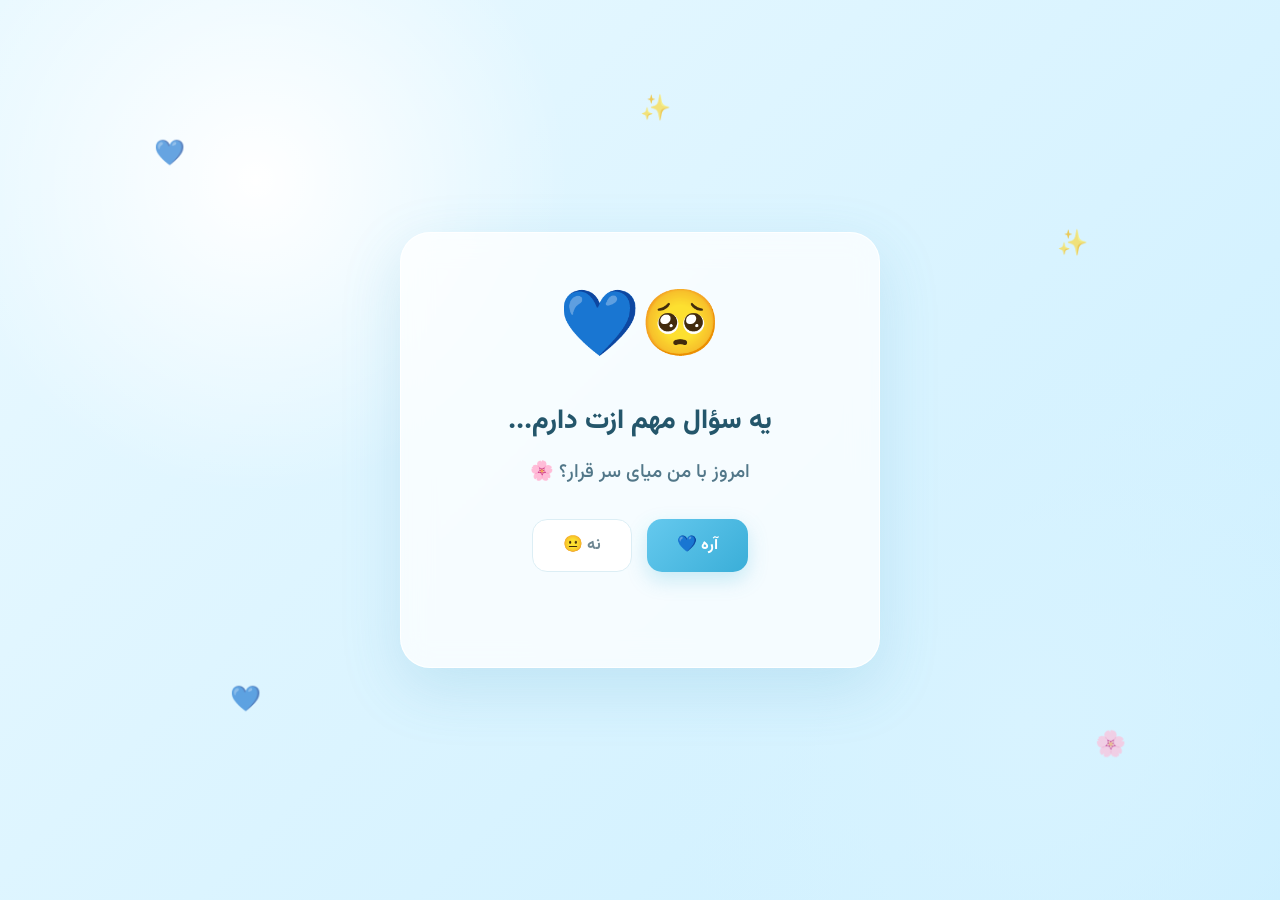
<file: index.html>
<!DOCTYPE html>
<html lang="fa" dir="rtl">

<head>
    <meta charset="UTF-8">
    <meta name="viewport" content="width=device-width, initial-scale=1.0">

    <title>یه سؤال مهم 💙</title>

    <link rel="stylesheet" href="style.css">

    <link rel="preconnect" href="https://fonts.googleapis.com">
    <link rel="preconnect" href="https://fonts.gstatic.com" crossorigin>

    <link href="https://fonts.googleapis.com/css2?family=Vazirmatn:wght@400;500;600;700;800&display=swap" rel="stylesheet">
</head>

<body>

    <main class="question-page">

        <div class="hearts">
            <span>💙</span>
            <span>✨</span>
            <span>💙</span>
            <span>🌸</span>
            <span>✨</span>
        </div>

        <div class="question-card">

            <div class="emoji">
                🥺💙
            </div>

            <h1>
                یه سؤال مهم ازت دارم...
            </h1>

            <p>
                امروز با من میای سر قرار؟ 🌸
            </p>

            <div class="buttons">

               <button class="yes-btn" id="yesBtn" onclick="goToDate()">
    آره 💙
</button>

                <button class="no-btn" onclick="sayNo()">
                    نه 😐
                </button>

            </div>

            <div id="noMessage"></div>

        </div>

    </main>

    <script src="./main.js"></script>

</body>

</html>
</file>
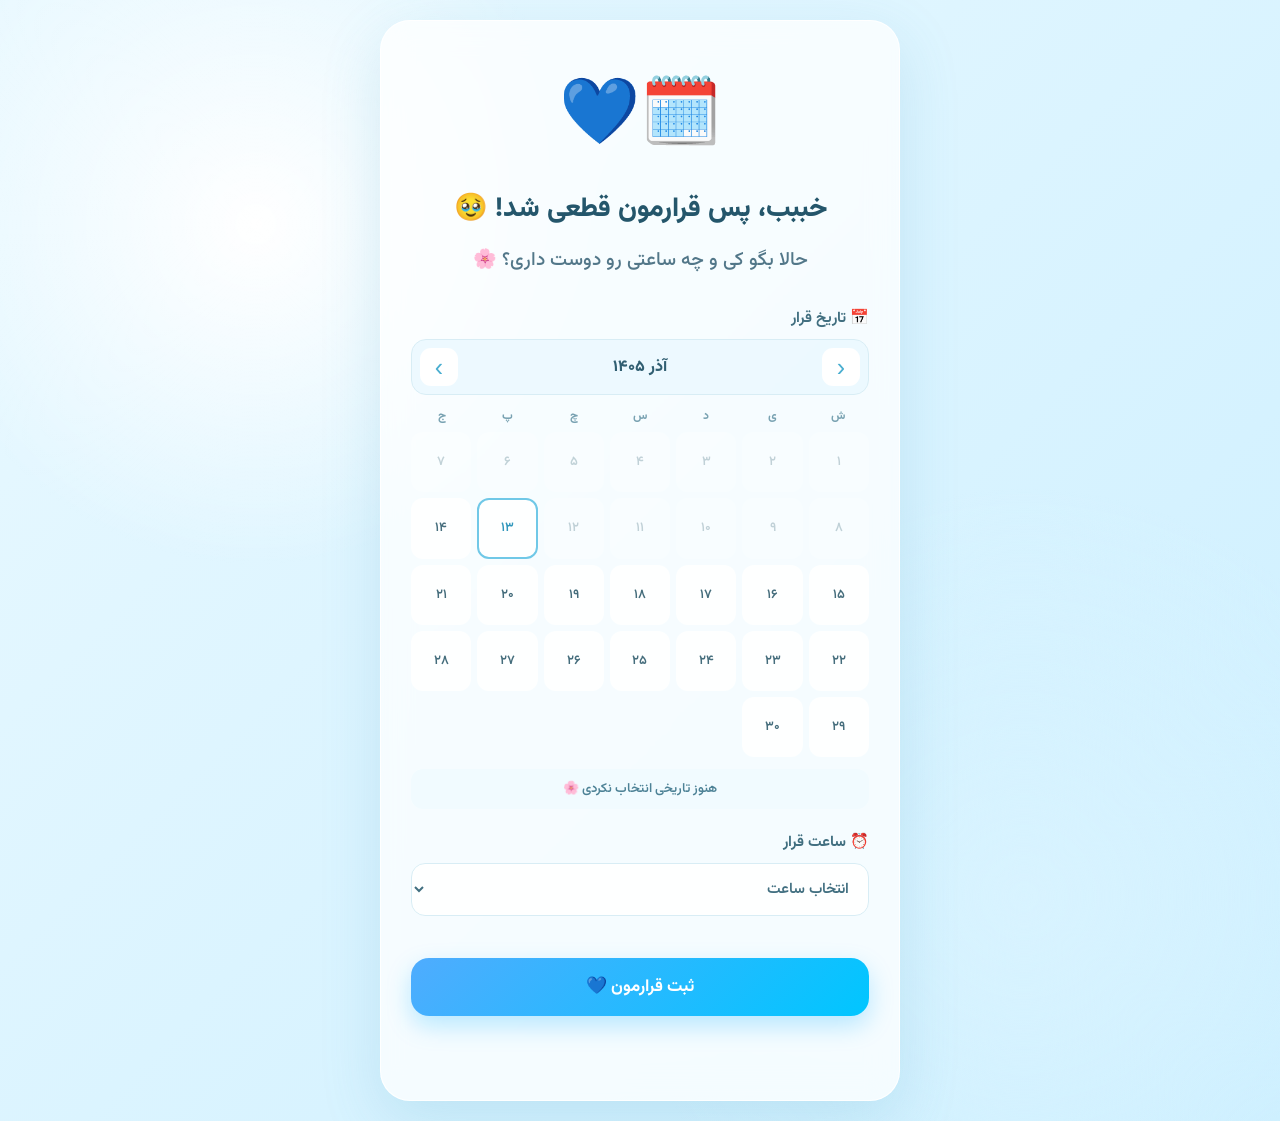
<file: date.html>
<!DOCTYPE html>
<html lang="fa" dir="rtl">

<head>
    <meta charset="UTF-8">
    <meta name="viewport" content="width=device-width, initial-scale=1.0">

    <title>قرارمون 💙</title>

    <link rel="stylesheet" href="style.css">

    <link rel="preconnect" href="https://fonts.googleapis.com">
    <link rel="preconnect" href="https://fonts.gstatic.com" crossorigin>

    <link
        href="https://fonts.googleapis.com/css2?family=Vazirmatn:wght@400;500;600;700;800&display=swap"
        rel="stylesheet"
    >
</head>

<body>

    <main class="question-page">

        <div class="question-card date-card">

            <div class="emoji">
                🗓️💙
            </div>

            <h1>
                خببب، پس قرارمون قطعی شد! 🥹
            </h1>

            <p>
                حالا بگو کی و چه ساعتی رو دوست داری؟ 🌸
            </p>


            <!-- =========================
                 DATE PICKER
            ========================== -->

            <div class="input-group">

                <label>
                    📅 تاریخ قرار
                </label>

                <div class="persian-date-picker">

                    <button
                        type="button"
                        class="calendar-nav"
                        id="prevMonth"
                    >
                        ‹
                    </button>

                    <div
                        class="calendar-title"
                        id="calendarTitle"
                    >
                        در حال بارگذاری...
                    </div>

                    <button
                        type="button"
                        class="calendar-nav"
                        id="nextMonth"
                    >
                        ›
                    </button>

                </div>


                <div class="weekdays">

                    <span>ش</span>
                    <span>ی</span>
                    <span>د</span>
                    <span>س</span>
                    <span>چ</span>
                    <span>پ</span>
                    <span>ج</span>

                </div>


                <div
                    class="calendar-days"
                    id="calendarDays"
                ></div>


                <div
                    class="selected-date"
                    id="selectedDate"
                >
                    هنوز تاریخی انتخاب نکردی 🌸
                </div>

            </div>


            <!-- =========================
                 TIME
            ========================== -->

            <div class="input-group">

                <label for="time">
                    ⏰ ساعت قرار
                </label>
<select id="time">
    <option value="">انتخاب ساعت</option>

    <option value="13:00">۱۳:۰۰</option>
    <option value="13:30">۱۳:۳۰</option>

    <option value="14:00">۱۴:۰۰</option>
    <option value="14:30">۱۴:۳۰</option>

    <option value="15:00">۱۵:۰۰</option>
    <option value="15:30">۱۵:۳۰</option>

    <option value="16:00">۱۶:۰۰</option>
    <option value="16:30">۱۶:۳۰</option>

    <option value="17:00">۱۷:۰۰</option>
    <option value="17:30">۱۷:۳۰</option>

    <option value="18:00">۱۸:۰۰</option>
    <option value="18:30">۱۸:۳۰</option>

    <option value="19:00">۱۹:۰۰</option>
    <option value="19:30">۱۹:۳۰</option>

    <option value="20:00">۲۰:۰۰</option>
    <option value="20:30">۲۰:۳۰</option>

    <option value="21:00">۲۱:۰۰</option>
    <option value="21:30">۲۱:۳۰</option>

    <option value="22:00">۲۲:۰۰</option>
    <option value="22:30">۲۲:۳۰</option>

    <option value="23:00">۲۳:۰۰</option>
    <option value="23:30">۲۳:۳۰</option>

    <option value="00:00">۰۰:۰۰ (۱۲ شب)</option>
</select>

            </div>


            <!-- =========================
                 CONFIRM
            ========================== -->

            <button
                class="yes-btn confirm-btn"
                id="confirmBtn"
                onclick="confirmDate()"
            >
                ثبت قرارمون 💙
            </button>


            <div id="dateMessage"></div>

        </div>

    </main>


    <script src="./main.js"></script>

</body>

</html>
</file>
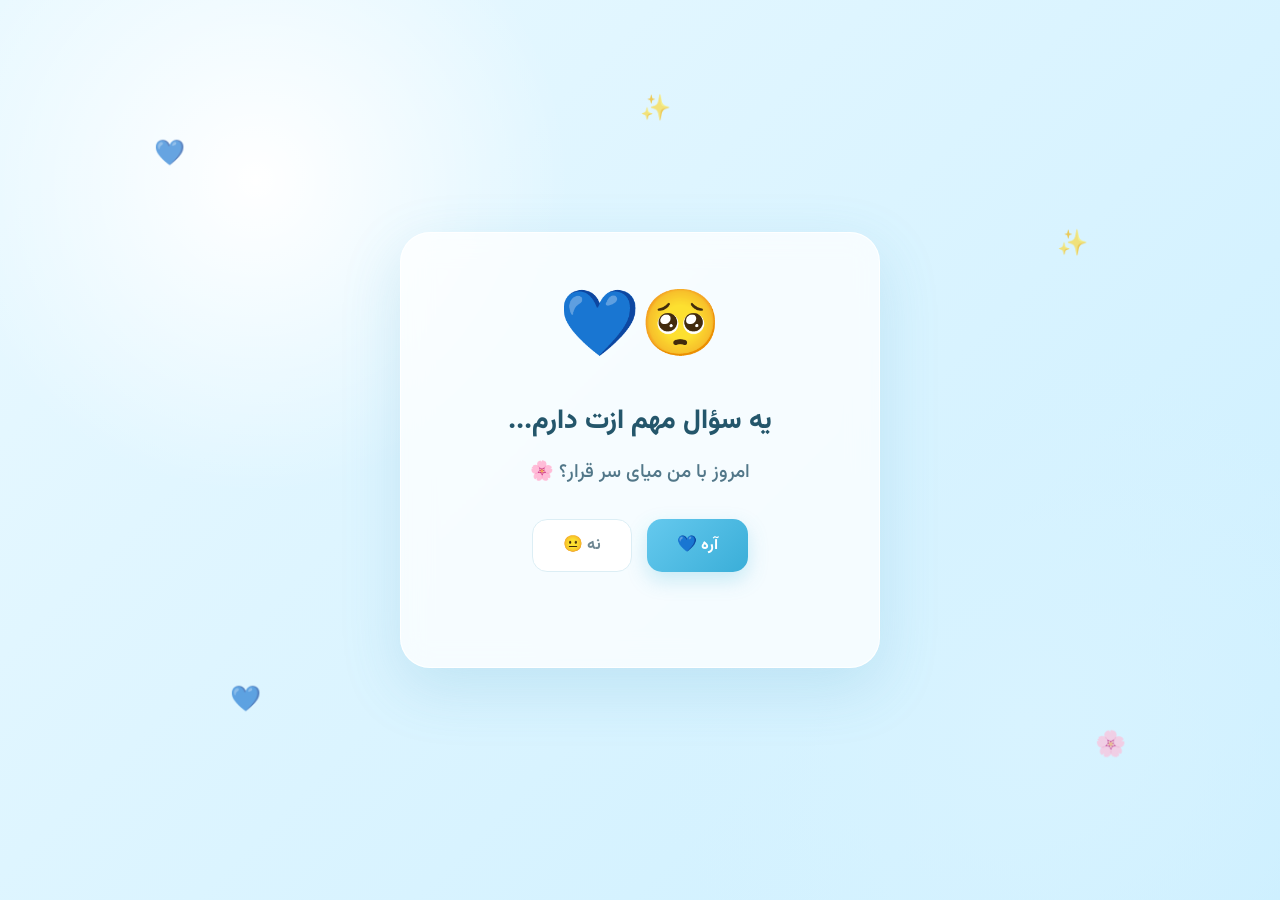
<file: success.html>
<!DOCTYPE html>
<html lang="fa" dir="rtl">

<head>
    <meta charset="UTF-8">
    <meta name="viewport" content="width=device-width, initial-scale=1.0">

    <title>قرارمون ثبت شد 💙</title>

    <link rel="stylesheet" href="style.css">

    <link rel="preconnect" href="https://fonts.googleapis.com">
    <link rel="preconnect" href="https://fonts.gstatic.com" crossorigin>

    <link
        href="https://fonts.googleapis.com/css2?family=Vazirmatn:wght@400;500;600;700;800&display=swap"
        rel="stylesheet"
    >
</head>

<body>

    <main class="question-page success-page">

        <div class="success-hearts">
            <span>💙</span>
            <span>✨</span>
            <span>🌸</span>
            <span>💙</span>
            <span>✨</span>
        </div>


        <div class="question-card success-card">

            <div class="success-emoji">
                🥹💙
            </div>

            <div class="success-badge">
                ✓ قرار ثبت شد
            </div>

            <h1>
                قرارمون ثبت شددد! 🥳
            </h1>

            <p class="success-text">
                سمای خوشگلم، بالاخره قرارمون قطعی شد! 🌸
            </p>


            <div class="date-result">

                <div class="result-item">

                    <span class="result-icon">
                        📅
                    </span>

                    <div>
                        <small>
                            تاریخ قرار
                        </small>

                        <strong id="finalDate">
                            ...
                        </strong>
                    </div>

                </div>


                <div class="result-item">

                    <span class="result-icon">
                        ⏰
                    </span>

                    <div>
                        <small>
                            ساعت قرار
                        </small>

                        <strong id="finalTime">
                            ...
                        </strong>
                    </div>

                </div>

            </div>


            <div class="love-message">

                <p>
                    پس قرارمون شد
                    <span id="finalDateText">...</span>
                    ساعت
                    <span id="finalTimeText">...</span>
                    💙
                </p>

                <p>
                    من منتظرتم...
                </p>

                <p>
                    دیر نکنی‌هااا 😌🌸
                </p>

            </div>


            <div class="waiting">

                <span>💙</span>
                <span>منتظرتم</span>
                <span>💙</span>

            </div>

        </div>

    </main>


    <script>

        /* =========================
           GET APPOINTMENT
        ========================= */

        const savedDate =
            localStorage.getItem("ourDate");


        if (!savedDate) {

            window.location.href = "index.html";

        } else {

            const appointment =
                JSON.parse(savedDate);


            /*
                تبدیل اعداد انگلیسی به فارسی
            */

            function toPersianNumber(number) {

                return String(number).replace(
                    /\d/g,
                    digit => "۰۱۲۳۴۵۶۷۸۹"[digit]
                );

            }


            /*
                نمایش تاریخ
            */

            const dateText =
                `${appointment.weekday} ${toPersianNumber(appointment.day)} ${appointment.monthName} ${toPersianNumber(appointment.year)}`;


            /*
                نمایش ساعت
            */

            const timeText =
                appointment.time
                    .split(":")
                    .map(toPersianNumber)
                    .join(":");


            document.getElementById("finalDate")
                .textContent = dateText;


            document.getElementById("finalTime")
                .textContent = timeText;


            document.getElementById("finalDateText")
                .textContent = dateText;


            document.getElementById("finalTimeText")
                .textContent = timeText;

        }

    </script>

</body>

</html>
</file>
<file: style.css>
/* =========================
   RESET
========================= */

* {
    margin: 0;
    padding: 0;
    box-sizing: border-box;
}

body {
    font-family: "Vazirmatn", sans-serif;
    overflow: hidden;
}


/* =========================
   MAIN PAGE
========================= */

.question-page {
    min-height: 100vh;

    display: flex;
    justify-content: center;
    align-items: center;

    position: relative;
    overflow: hidden;

    background:
        radial-gradient(circle at 20% 20%, #ffffff 0%, transparent 25%),
        radial-gradient(circle at 80% 80%, #d8f3ff 0%, transparent 30%),
        linear-gradient(135deg, #eaf9ff, #ccefff);

    padding: 20px;
}


/* =========================
   CARD
========================= */

.question-card {
    width: 100%;
    max-width: 480px;

    text-align: center;

    background: rgba(255, 255, 255, 0.75);

    padding: 45px 30px;

    border-radius: 30px;

    border: 1px solid rgba(255, 255, 255, 0.9);

    box-shadow:
        0 20px 60px rgba(74, 159, 194, 0.18);

    backdrop-filter: blur(15px);

    animation: cardAppear 0.8s ease;
}


/* =========================
   EMOJI
========================= */

.emoji {
    font-size: 65px;
    margin-bottom: 20px;

    animation: floating 2.5s ease-in-out infinite;
}


/* =========================
   TEXT
========================= */

.question-card h1 {
    font-size: 27px;
    font-weight: 800;

    color: #24566b;

    margin-bottom: 15px;
}

.question-card p {
    font-size: 19px;
    font-weight: 500;

    color: #527789;

    margin-bottom: 32px;
}


/* =========================
   BUTTONS
========================= */

.buttons {
    display: flex;
    justify-content: center;
    gap: 15px;
}

.buttons button {
    border: none;
    outline: none;

    padding: 13px 30px;

    border-radius: 15px;

    font-family: inherit;
    font-size: 16px;
    font-weight: 700;

    cursor: pointer;

    transition:
        transform 0.2s ease,
        box-shadow 0.2s ease;
}


/* YES */

.yes-btn {
    background: linear-gradient(135deg, #65c9ee, #3aaed8);

    color: white;

    box-shadow:
        0 8px 20px rgba(58, 174, 216, 0.25);
}

.yes-btn:hover {
    transform: translateY(-3px) scale(1.04);

    box-shadow:
        0 12px 25px rgba(58, 174, 216, 0.35);
}


/* NO */

.no-btn {
    background: #ffffff;

    color: #6f8792;

    border: 1px solid #dceef5 !important;
}

.no-btn:hover {
    transform: translateY(-3px);
}


/* =========================
   NO MESSAGE
========================= */

#noMessage {
    min-height: 30px;

    margin-top: 20px;

    font-size: 14px;
    font-weight: 600;

    color: #5791a8;

    transition: 0.3s ease;
}


/* =========================
   FLOATING ELEMENTS
========================= */

.hearts span {
    position: absolute;

    font-size: 25px;

    opacity: 0.65;

    animation: floatAround 6s ease-in-out infinite;
}

.hearts span:nth-child(1) {
    top: 15%;
    left: 12%;
    animation-delay: 0s;
}

.hearts span:nth-child(2) {
    top: 25%;
    right: 15%;
    animation-delay: 1s;
}

.hearts span:nth-child(3) {
    bottom: 20%;
    left: 18%;
    animation-delay: 2s;
}

.hearts span:nth-child(4) {
    bottom: 15%;
    right: 12%;
    animation-delay: 3s;
}

.hearts span:nth-child(5) {
    top: 10%;
    left: 50%;
    animation-delay: 1.5s;
}


/* =========================
   ANIMATIONS
========================= */

@keyframes cardAppear {

    from {
        opacity: 0;
        transform: translateY(30px) scale(0.95);
    }

    to {
        opacity: 1;
        transform: translateY(0) scale(1);
    }
}


@keyframes floating {

    0%,
    100% {
        transform: translateY(0);
    }

    50% {
        transform: translateY(-8px);
    }
}


@keyframes floatAround {

    0%,
    100% {
        transform: translateY(0) rotate(0deg);
    }

    50% {
        transform: translateY(-20px) rotate(10deg);
    }
}


/* =========================
   MOBILE
========================= */

@media (max-width: 600px) {

    .question-card {
        padding: 38px 22px;
        border-radius: 25px;
    }

    .emoji {
        font-size: 55px;
    }

    .question-card h1 {
        font-size: 23px;
    }

    .question-card p {
        font-size: 17px;
    }

    .buttons button {
        padding: 12px 25px;
    }

    .hearts span {
        font-size: 20px;
    }
}
/* =========================
   DATE PAGE
========================= */

.date-card {
    max-width: 520px;
}

.input-group {
    margin-bottom: 22px;
    text-align: right;
}

.input-group label {
    display: block;

    margin-bottom: 9px;

    color: #416f80;

    font-size: 15px;
    font-weight: 700;
}


/* =========================
   PERSIAN CALENDAR
========================= */

.persian-date-picker {
    display: flex;
    align-items: center;
    justify-content: space-between;

    background: rgba(235, 249, 255, 0.9);

    border: 1px solid #d8edf5;

    border-radius: 15px;

    padding: 8px;
}

.calendar-title {
    color: #315f72;

    font-size: 16px;
    font-weight: 800;

    text-align: center;
}

.calendar-nav {
    width: 38px;
    height: 38px;

    border: none;
    border-radius: 11px;

    background: white;

    color: #4aaed0;

    font-size: 25px;

    cursor: pointer;

    transition: 0.2s;
}

.calendar-nav:hover {
    transform: scale(1.08);
    background: #e8f8ff;
}


/* =========================
   WEEKDAYS
========================= */

.weekdays {
    display: grid;

    grid-template-columns: repeat(7, 1fr);

    gap: 5px;

    margin-top: 12px;
    margin-bottom: 7px;

    text-align: center;
}

.weekdays span {
    color: #79a2b2;

    font-size: 12px;
    font-weight: 700;
}


/* =========================
   DAYS
========================= */

.calendar-days {
    display: grid;

    grid-template-columns: repeat(7, 1fr);

    gap: 6px;
}

.calendar-day {
    aspect-ratio: 1;

    display: flex;
    align-items: center;
    justify-content: center;

    border: none;
    border-radius: 12px;

    background: rgba(255, 255, 255, 0.85);

    color: #456d7c;

    font-family: inherit;
    font-size: 13px;
    font-weight: 600;

    cursor: pointer;

    transition: 0.2s;
}

.calendar-day:hover {
    background: #dff5ff;

    transform: translateY(-2px);
}

.calendar-day.empty {
    background: transparent;

    cursor: default;

    pointer-events: none;
}

.calendar-day.today {
    border: 2px solid #70c8e7;

    color: #3197bc;
}

.calendar-day.selected {
    background: linear-gradient(
        135deg,
        #65c9ee,
        #3aaed8
    );

    color: white;

    box-shadow:
        0 5px 15px rgba(58, 174, 216, 0.25);

    transform: scale(1.05);
}

.calendar-day.disabled {
    opacity: 0.3;

    cursor: not-allowed;

    pointer-events: none;
}


/* =========================
   SELECTED DATE
========================= */

.selected-date {
    margin-top: 12px;

    padding: 10px 12px;

    border-radius: 12px;

    background: #f1fbff;

    color: #4d8296;

    text-align: center;

    font-size: 13px;
    font-weight: 600;
}


/* =========================
   TIME SELECT
========================= */

#time {
    width: 100%;

    padding: 13px 15px;

    border: 1px solid #d8edf5;

    border-radius: 14px;

    outline: none;

    background: rgba(255, 255, 255, 0.9);

    color: #416f80;

    font-family: inherit;

    font-size: 15px;
    font-weight: 600;

    cursor: pointer;

    transition: 0.2s;
}

#time:focus {
    border-color: #71c9e7;

    box-shadow:
        0 0 0 4px rgba(113, 201, 231, 0.12);
}


.confirm-btn {
    width: 100%;
    margin-top: 20px;
    padding: 16px 24px;

    border: none;
    border-radius: 18px;

    background: linear-gradient(
        135deg,
        #4facfe,
        #00c6ff
    );

    color: white;

    font-family: "Vazirmatn", sans-serif;
    font-size: 17px;
    font-weight: 700;

    cursor: pointer;

    box-shadow:
        0 10px 25px rgba(0, 170, 255, 0.25);

    transition:
        transform 0.25s ease,
        box-shadow 0.25s ease,
        filter 0.25s ease;

    position: relative;
    overflow: hidden;
}


/* افکت نور روی دکمه */

.confirm-btn::before {
    content: "";

    position: absolute;

    top: 0;
    left: -100%;

    width: 60%;
    height: 100%;

    background: linear-gradient(
        90deg,
        transparent,
        rgba(255,255,255,0.4),
        transparent
    );

    transform: skewX(-20deg);

    transition: left 0.6s ease;
}


/* هاور */

.confirm-btn:hover {
    transform: translateY(-3px);

    box-shadow:
        0 14px 30px rgba(0, 170, 255, 0.35);

    filter: brightness(1.05);
}


.confirm-btn:hover::before {
    left: 130%;
}


/* کلیک */

.confirm-btn:active {
    transform: scale(0.97);
    box-shadow:
        0 6px 15px rgba(0, 170, 255, 0.25);
}

/* =========================
   DATE MESSAGE
========================= */

#dateMessage {
    min-height: 25px;

    margin-top: 14px;

    color: #5791a8;

    font-size: 13px;
    font-weight: 600;

    text-align: center;
}


/* =========================
   MOBILE
========================= */

@media (max-width: 600px) {

    .date-card {
        padding: 30px 18px;
    }

    .calendar-day {
        border-radius: 9px;

        font-size: 12px;
    }

    .calendar-days {
        gap: 4px;
    }

    .weekdays {
        gap: 4px;
    }

    .calendar-nav {
        width: 35px;
        height: 35px;
    }

    .calendar-title {
        font-size: 14px;
    }
}
/* =========================
   SUCCESS PAGE
========================= */

.success-page {
    position: relative;
}


/* =========================
   SUCCESS CARD
========================= */

.success-card {
    max-width: 520px;

    animation:
        successAppear 0.9s ease;
}


/* =========================
   SUCCESS EMOJI
========================= */

.success-emoji {
    font-size: 70px;

    margin-bottom: 15px;

    animation:
        successBounce 1.5s ease-in-out infinite;
}


/* =========================
   BADGE
========================= */

.success-badge {
    display: inline-block;

    padding: 7px 15px;

    margin-bottom: 15px;

    border-radius: 30px;

    background: #e5f8ff;

    color: #3996b6;

    font-size: 13px;
    font-weight: 700;
}


/* =========================
   TITLE
========================= */

.success-card h1 {
    font-size: 28px;

    color: #24566b;

    margin-bottom: 12px;
}

.success-text {
    color: #608392;

    font-size: 16px;

    margin-bottom: 25px;
}


/* =========================
   DATE RESULT
========================= */

.date-result {
    display: grid;

    grid-template-columns: 1fr 1fr;

    gap: 12px;

    margin-bottom: 20px;
}

.result-item {
    display: flex;

    align-items: center;

    gap: 10px;

    padding: 15px;

    border-radius: 17px;

    background: #f0fbff;

    border: 1px solid #dceff5;

    text-align: right;
}

.result-icon {
    width: 40px;
    height: 40px;

    display: flex;

    align-items: center;
    justify-content: center;

    border-radius: 12px;

    background: white;

    font-size: 20px;
}

.result-item small {
    display: block;

    color: #82a3af;

    font-size: 11px;

    margin-bottom: 4px;
}

.result-item strong {
    display: block;

    color: #3c7082;

    font-size: 13px;

    line-height: 1.7;
}


/* =========================
   LOVE MESSAGE
========================= */

.love-message {
    padding: 20px 15px;

    border-radius: 20px;

    background:
        linear-gradient(
            135deg,
            #f4fcff,
            #e8f8ff
        );

    color: #527889;

    font-size: 15px;

    line-height: 2.1;
}

.love-message p {
    margin: 2px 0;
}


/* =========================
   WAITING
========================= */

.waiting {
    display: flex;

    justify-content: center;
    align-items: center;

    gap: 9px;

    margin-top: 22px;

    color: #4ba2c1;

    font-size: 14px;
    font-weight: 700;
}


/* =========================
   FLOATING HEARTS
========================= */

.success-hearts span {
    position: absolute;

    font-size: 25px;

    opacity: 0.7;

    animation:
        successFloat 5s ease-in-out infinite;
}

.success-hearts span:nth-child(1) {
    top: 12%;
    left: 12%;
}

.success-hearts span:nth-child(2) {
    top: 25%;
    right: 13%;

    animation-delay: 1s;
}

.success-hearts span:nth-child(3) {
    bottom: 18%;
    left: 15%;

    animation-delay: 2s;
}

.success-hearts span:nth-child(4) {
    bottom: 12%;
    right: 15%;

    animation-delay: 3s;
}

.success-hearts span:nth-child(5) {
    top: 10%;
    left: 48%;

    animation-delay: 1.5s;
}


/* =========================
   ANIMATIONS
========================= */

@keyframes successAppear {

    from {
        opacity: 0;
        transform:
            translateY(35px)
            scale(0.92);
    }

    to {
        opacity: 1;
        transform:
            translateY(0)
            scale(1);
    }
}


@keyframes successBounce {

    0%,
    100% {
        transform: translateY(0);
    }

    50% {
        transform: translateY(-10px);
    }
}


@keyframes successFloat {

    0%,
    100% {
        transform:
            translateY(0)
            rotate(0deg);
    }

    50% {
        transform:
            translateY(-20px)
            rotate(8deg);
    }
}


/* =========================
   MOBILE
========================= */

@media (max-width: 600px) {

    .success-card {
        padding: 30px 18px;
    }

    .success-emoji {
        font-size: 58px;
    }

    .success-card h1 {
        font-size: 24px;
    }

    .success-text {
        font-size: 14px;
    }

    .date-result {
        grid-template-columns: 1fr;
    }

    .love-message {
        font-size: 14px;
    }
}
/* ========================================
   YES BUTTON TRANSITION
======================================== */

.question-card.leaving {

    animation:
        cardLeave 1.2s ease forwards;

}


/* ========================================
   LOVE PARTICLES
======================================== */

.love-particle {

    position: fixed;

    z-index: 9999;

    pointer-events: none;

    transform:
        translate(-50%, -50%);

    animation:
        loveExplosion 1.2s
        cubic-bezier(.17,.67,.32,1.3)
        forwards;

}


/* ========================================
   CARD LEAVE ANIMATION
======================================== */

@keyframes cardLeave {

    0% {

        opacity: 1;

        transform:
            scale(1)
            translateY(0)
            rotate(0deg);

    }

    35% {

        transform:
            scale(1.05)
            translateY(-8px);

    }

    100% {

        opacity: 0;

        transform:
            scale(0.75)
            translateY(-35px);

    }

}


/* ========================================
   HEART EXPLOSION
======================================== */

@keyframes loveExplosion {

    0% {

        opacity: 0;

        transform:
            translate(-50%, -50%)
            scale(0.3)
            rotate(0deg);

    }

    15% {

        opacity: 1;

        transform:
            translate(-50%, -50%)
            scale(1.2);

    }

    100% {

        opacity: 0;

        transform:
            translate(
                calc(-50% + var(--x)),
                calc(-50% + var(--y))
            )
            scale(0.7)
            rotate(25deg);

    }

}
</file>
